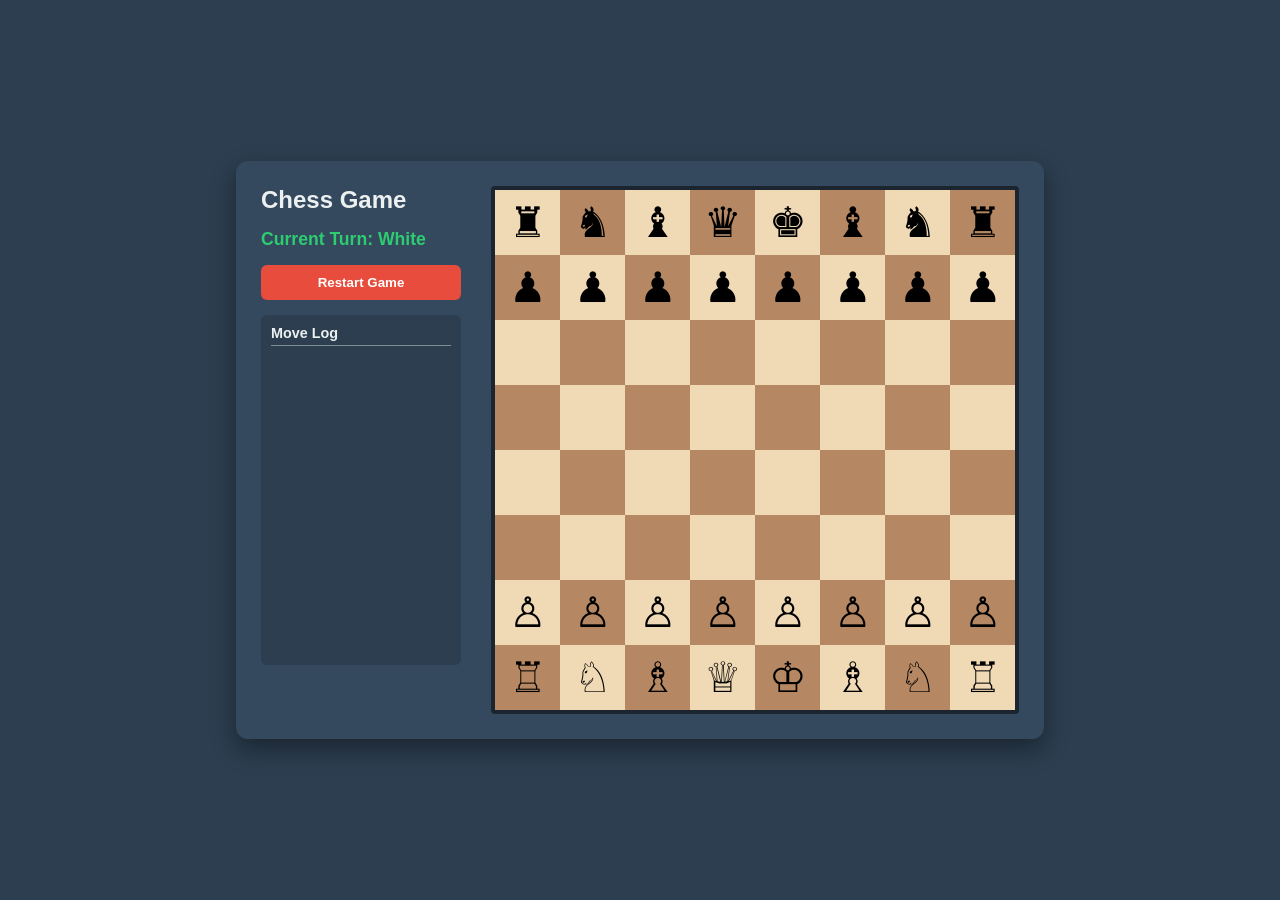
<file: index.html>
<!DOCTYPE html>
<html lang="en">
<head>
    <meta charset="UTF-8">
    <meta name="viewport" content="width=device-width, initial-scale=1.0">
    <title>HTML/CSS/JS Chess Game</title>
    <link rel="stylesheet" href="style.css">
</head>
<body>
    <div class="chess-container">
        <div class="game-info">
            <h2>Chess Game</h2>
            <div id="status">Current Turn: White</div>
            <button id="restart-btn">Restart Game</button>
            <div class="move-history">
                <h3>Move Log</h3>
                <ol id="move-list"></ol>
            </div>
        </div>
        <div id="chessboard"></div>
    </div>

    <script src="script.js"></script>
</body>
</html>
</file>
<file: style.css>
* {
    box-sizing: border-box;
    margin: 0;
    padding: 0;
    font-family: Arial, sans-serif;
}

body {
    display: flex;
    justify-content: center;
    align-items: center;
    min-height: 100vh;
    background-color: #2c3e50;
    color: #ecf0f1;
}

.chess-container {
    display: flex;
    gap: 30px;
    background-color: #34495e;
    padding: 25px;
    border-radius: 12px;
    box-shadow: 0 10px 25px rgba(0, 0, 0, 0.4);
}

#chessboard {
    display: grid;
    grid-template-columns: repeat(8, 65px);
    grid-template-rows: repeat(8, 65px);
    border: 4px solid #1a252f;
    border-radius: 4px;
    overflow: hidden;
}

.square {
    width: 65px;
    height: 65px;
    display: flex;
    justify-content: center;
    align-items: center;
    font-size: 42px;
    cursor: pointer;
    user-select: none;
    transition: background-color 0.15s ease;
}

.square.white {
    background-color: #f0d9b5;
    color: #000;
}

.square.black {
    background-color: #b58863;
    color: #000;
}

.square.selected {
    background-color: #7fac6b !important;
}

.square.possible-move::after {
    content: '';
    width: 18px;
    height: 18px;
    background-color: rgba(0, 0, 0, 0.25);
    border-radius: 50%;
}

.game-info {
    width: 200px;
    display: flex;
    flex-direction: column;
    gap: 15px;
}

#status {
    font-size: 1.1rem;
    font-weight: bold;
    color: #2ecc71;
}

#restart-btn {
    padding: 10px 15px;
    border: none;
    background-color: #e74c3c;
    color: white;
    font-weight: bold;
    border-radius: 6px;
    cursor: pointer;
    transition: background-color 0.2s;
}

#restart-btn:hover {
    background-color: #c0392b;
}

.move-history {
    flex-grow: 1;
    background-color: #2c3e50;
    padding: 10px;
    border-radius: 6px;
    max-height: 350px;
    overflow-y: auto;
}

.move-history h3 {
    font-size: 0.9rem;
    margin-bottom: 8px;
    border-bottom: 1px solid #7f8c8d;
    padding-bottom: 4px;
}

#move-list {
    padding-left: 20px;
    font-size: 0.85rem;
}

#move-list li {
    margin-bottom: 4px;
}
</file>
